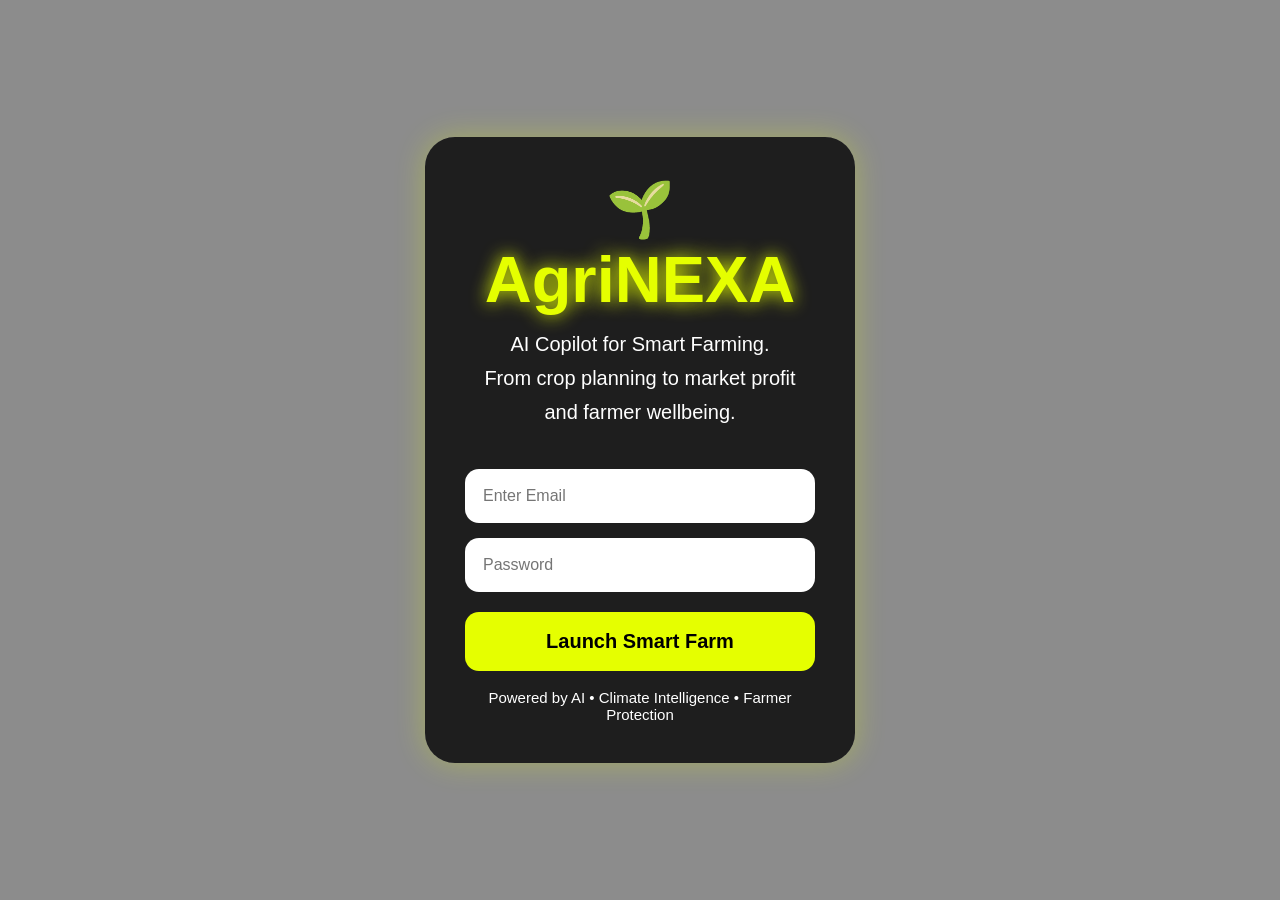
<file: index.html>
<!DOCTYPE html>
<html lang="en">
<head>
<meta charset="UTF-8">
<meta name="viewport" content="width=device-width, initial-scale=1.0">
<title>AgriNEXA Login</title>

<style>

*{
margin:0;
padding:0;
box-sizing:border-box;
font-family:Arial;
}

body{
height:100vh;
display:flex;
justify-content:center;
align-items:center;

background:
linear-gradient(rgba(0,0,0,0.45),rgba(0,0,0,0.45)),
url('https://images.unsplash.com/photo-1500382017468-9049fed747ef?q=80&w=1600&auto=format&fit=crop');

background-size:cover;
background-position:center;
}

.login-box{
width:430px;
background:rgba(15,15,15,0.88);
padding:40px;
border-radius:30px;
backdrop-filter:blur(10px);
box-shadow:0 0 30px rgba(229,255,0,0.3);
text-align:center;
}

.logo{
font-size:65px;
font-weight:bold;
color:#e5ff00;
margin-bottom:10px;
text-shadow:0 0 18px #e5ff00;
}

.subtitle{
color:white;
line-height:1.7;
margin-bottom:25px;
font-size:20px;
}

input{
width:100%;
padding:18px;
margin-top:15px;
border:none;
border-radius:14px;
font-size:16px;
}

button{
width:100%;
padding:18px;
margin-top:20px;
border:none;
border-radius:14px;
background:#e5ff00;
font-size:20px;
font-weight:bold;
cursor:pointer;
}

.bottom{
margin-top:18px;
color:white;
font-size:15px;
}

</style>
</head>

<body>

<div class="login-box">

<div style="font-size:55px;">🌱</div>

<div class="logo">AgriNEXA</div>

<div class="subtitle">
AI Copilot for Smart Farming.<br>
From crop planning to market profit and farmer wellbeing.
</div>

<input type="email" id="email" placeholder="Enter Email">

<input type="password" placeholder="Password">

<button onclick="goNext()">
Launch Smart Farm
</button>

<div class="bottom">
Powered by AI • Climate Intelligence • Farmer Protection
</div>

</div>

<script>

function goNext(){

window.location.href="onboarding.html";

}

</script>

</body>
</html>
</file>
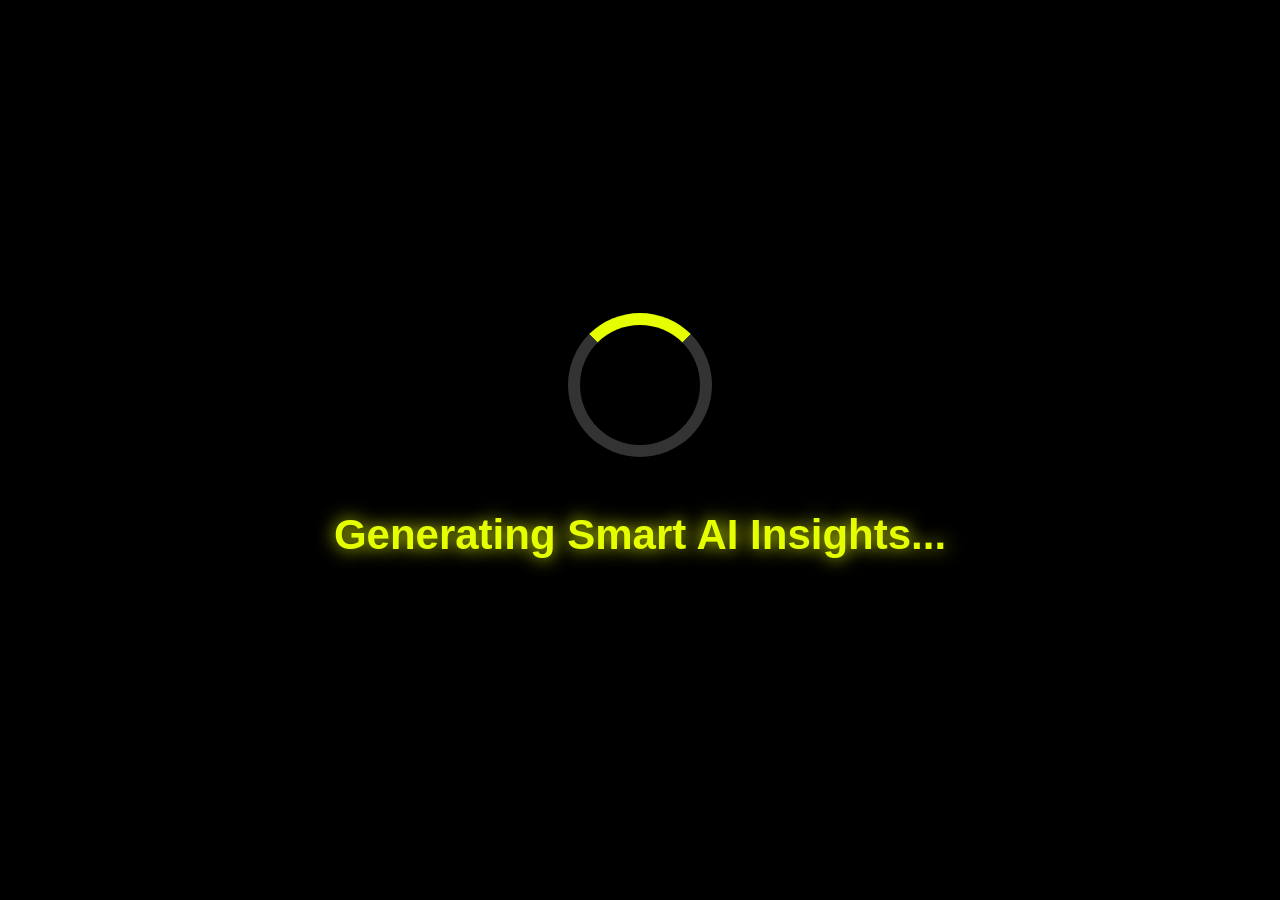
<file: loading.html>
<!DOCTYPE html>
<html lang="en">
<head>
<meta charset="UTF-8">
<meta name="viewport" content="width=device-width, initial-scale=1.0">
<title>Loading...</title>

<style>

body{
margin:0;
height:100vh;
display:flex;
justify-content:center;
align-items:center;
flex-direction:column;
background:black;
font-family:Arial;
color:#e5ff00;
}

.loader{
width:120px;
height:120px;
border:12px solid #333;
border-top:12px solid #e5ff00;
border-radius:50%;
animation:spin 1s linear infinite;
margin-bottom:25px;
}

@keyframes spin{
100%{
transform:rotate(360deg);
}
}

h1{
font-size:42px;
text-shadow:0 0 18px #e5ff00;
}

</style>
</head>

<body>

<div class="loader"></div>

<h1>Generating Smart AI Insights...</h1>

<script>

setTimeout(function(){

window.location.href="dashboard.html";

},3000);

</script>

</body>
</html>
</file>
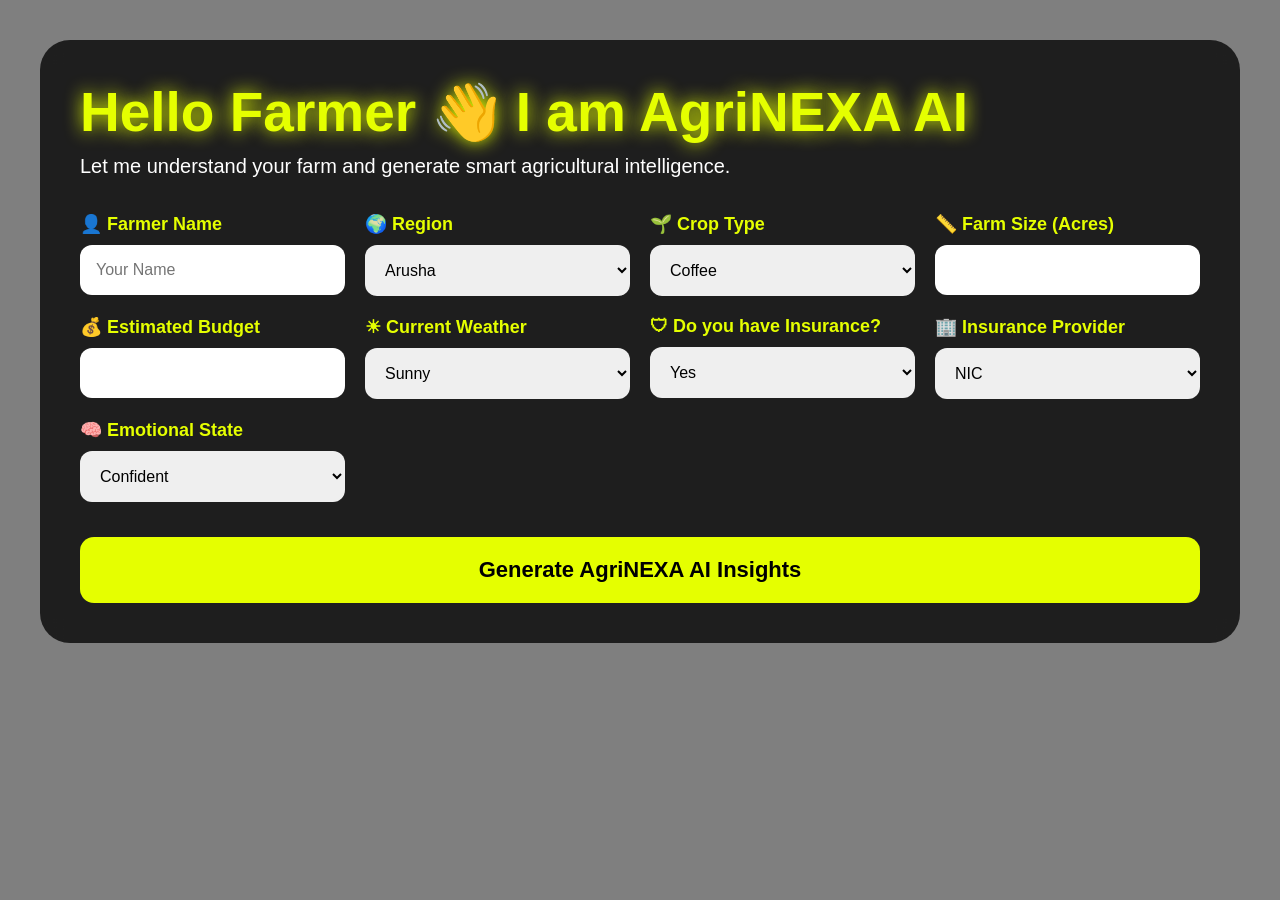
<file: onboarding.html>
<!DOCTYPE html>
<html lang="en">
<head>
<meta charset="UTF-8">
<meta name="viewport" content="width=device-width, initial-scale=1.0">
<title>AgriNEXA Onboarding</title>

<style>

*{
margin:0;
padding:0;
box-sizing:border-box;
font-family:Arial;
}

body{
padding:40px;

background:
linear-gradient(rgba(0,0,0,0.5),rgba(0,0,0,0.5)),
url('https://images.unsplash.com/photo-1500382017468-9049fed747ef?q=80&w=1600&auto=format&fit=crop');

background-size:cover;
background-position:center;
background-attachment:fixed;
}

.container{
background:rgba(20,20,20,0.9);
padding:40px;
border-radius:30px;
backdrop-filter:blur(10px);
}

h1{
color:#e5ff00;
font-size:55px;
margin-bottom:10px;
text-shadow:0 0 18px #e5ff00;
}

.sub{
color:white;
margin-bottom:35px;
font-size:20px;
}

.grid{
display:grid;
grid-template-columns:repeat(auto-fit,minmax(260px,1fr));
gap:20px;
}

.field{
display:flex;
flex-direction:column;
}

label{
color:#e5ff00;
font-weight:bold;
margin-bottom:10px;
font-size:18px;
}

input,
select{
padding:16px;
border:none;
border-radius:12px;
font-size:16px;
}

button{
width:100%;
padding:20px;
margin-top:35px;
border:none;
border-radius:14px;
background:#e5ff00;
font-size:22px;
font-weight:bold;
cursor:pointer;
}

</style>
</head>

<body>

<div class="container">

<h1>Hello Farmer 👋 I am AgriNEXA AI</h1>

<div class="sub">
Let me understand your farm and generate smart agricultural intelligence.
</div>

<div class="grid">

<div class="field">
<label>👤 Farmer Name</label>
<input type="text" id="name" placeholder="Your Name">
</div>

<div class="field">
<label>🌍 Region</label>
<select id="region">
<option>Arusha</option>
<option>Dodoma</option>
<option>Mbeya</option>
<option>Mwanza</option>
<option>Dar es Salaam</option>
</select>
</div>

<div class="field">
<label>🌱 Crop Type</label>
<select id="crop">
<option>Coffee</option>
<option>Maize</option>
<option>Rice</option>
<option>Beans</option>
<option>Tea</option>
</select>
</div>

<div class="field">
<label>📏 Farm Size (Acres)</label>
<input type="number" id="farmSize">
</div>

<div class="field">
<label>💰 Estimated Budget</label>
<input type="number" id="budget">
</div>

<div class="field">
<label>☀ Current Weather</label>
<select>
<option>Sunny</option>
<option>Rainy</option>
<option>Cloudy</option>
</select>
</div>

<div class="field">
<label>🛡 Do you have Insurance?</label>
<select id="insurance">
<option>Yes</option>
<option>No</option>
</select>
</div>

<div class="field">
<label>🏢 Insurance Provider</label>
<select id="provider">
<option>NIC</option>
<option>Jubilee</option>
<option>Heritage</option>
<option>None</option>
</select>
</div>

<div class="field">
<label>🧠 Emotional State</label>
<select id="emotion">
<option>Confident</option>
<option>Worried</option>
<option>Stressed</option>
<option>Motivated</option>
</select>
</div>

</div>

<button onclick="saveData()">
Generate AgriNEXA AI Insights
</button>

</div>

<script>

function saveData(){

localStorage.setItem("farmerName",
document.getElementById("name").value);

localStorage.setItem("region",
document.getElementById("region").value);

localStorage.setItem("crop",
document.getElementById("crop").value);

localStorage.setItem("farmSize",
document.getElementById("farmSize").value);

localStorage.setItem("budget",
document.getElementById("budget").value);

localStorage.setItem("insurance",
document.getElementById("insurance").value);

localStorage.setItem("insuranceProvider",
document.getElementById("provider").value);

localStorage.setItem("emotion",
document.getElementById("emotion").value);

window.location.href="loading.html";

}

</script>

</body>
</html>
</file>
